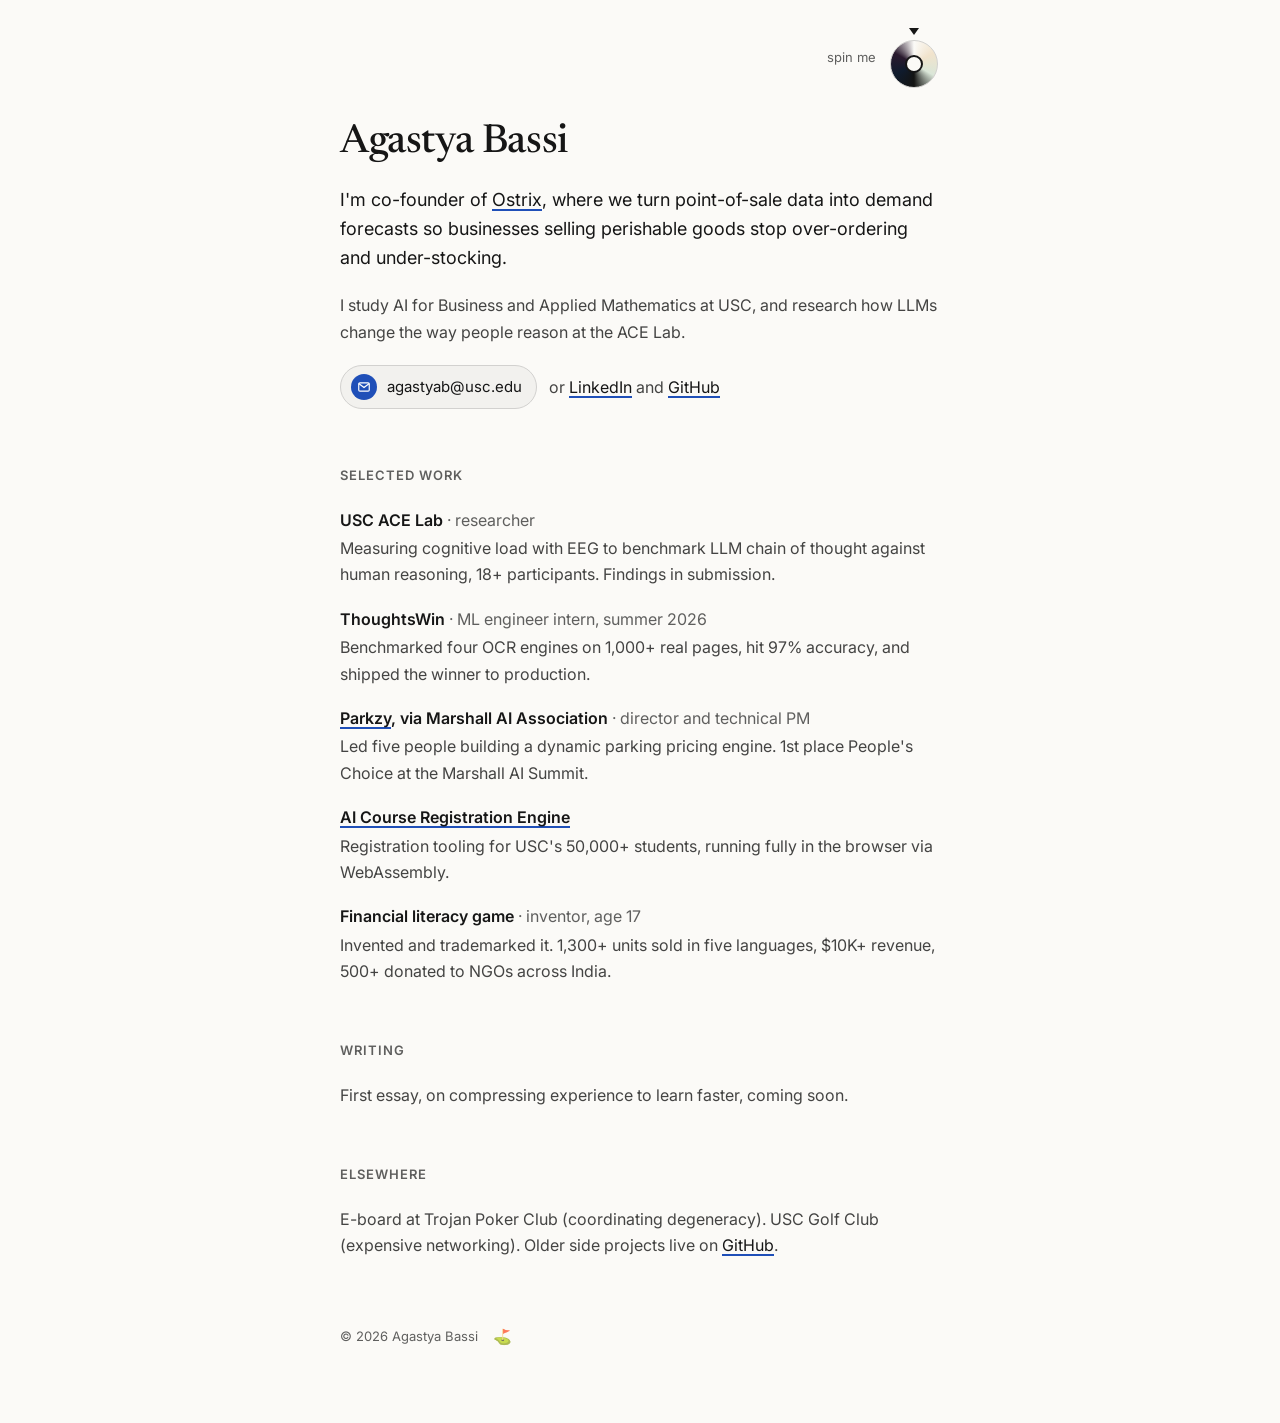
<file: index.html>
<!DOCTYPE html>
<html lang="en">
<head>
<meta charset="UTF-8"/>
<meta name="viewport" content="width=device-width, initial-scale=1"/>
<title>Agastya Bassi</title>
<meta name="description" content="Agastya Bassi, co-founder of Ostrix. Studies AI for Business and Applied Mathematics at USC."/>
<meta property="og:title" content="Agastya Bassi"/>
<meta property="og:description" content="Co-founder of Ostrix. AI for Business and Applied Mathematics at USC."/>
<link rel="preconnect" href="https://fonts.googleapis.com"/>
<link rel="preconnect" href="https://fonts.gstatic.com" crossorigin/>
<link href="https://fonts.googleapis.com/css2?family=Inter:wght@400;500;600&family=Newsreader:opsz,wght@6..72,500&display=swap" rel="stylesheet"/>
<link rel="stylesheet" href="/style.css"/>
<script defer src="/main.js"></script>
</head>
<body>

<div class="topbar">
  <span class="hint" id="wheel-hint">spin me</span>
  <div class="wheel-wrap">
    <span class="notch" aria-hidden="true"></span>
    <button type="button" class="wheel" id="wheel" aria-label="Color wheel. Drag or flick to spin, or use arrow keys.">
      <span class="hub" aria-hidden="true"></span>
    </button>
  </div>
</div>

<main>

<header>
  <h1>Agastya Bassi</h1>
  <p class="lede">I'm co-founder of <a href="https://ostrix.co">Ostrix</a>, where we turn point-of-sale data into demand forecasts so businesses selling perishable goods stop over-ordering and under-stocking.</p>
  <p>I study AI for Business and Applied Mathematics at USC, and research how LLMs change the way people reason at the ACE Lab.</p>
  <div class="contact">
    <button type="button" class="email" id="email" aria-label="Copy email address agastyab@usc.edu">
      <span class="email-icon" aria-hidden="true">
        <svg class="i-mail" width="14" height="14" viewBox="0 0 24 24" fill="none" stroke="currentColor" stroke-width="2" stroke-linecap="round" stroke-linejoin="round"><rect x="3" y="5" width="18" height="14" rx="2"/><path d="M3.5 6.5l8.5 6.5 8.5-6.5"/></svg>
        <svg class="i-check" width="14" height="14" viewBox="0 0 24 24" fill="none" stroke="currentColor" stroke-width="2.4" stroke-linecap="round" stroke-linejoin="round"><path d="M5 12.5l4.5 4.5L19 7.5"/></svg>
      </span>
      <span class="email-label" id="email-label">agastyab@usc.edu</span>
    </button>
    <span>or <a href="https://www.linkedin.com/in/agastya-bassi/">LinkedIn</a> and <a href="https://github.com/agastya-bassi">GitHub</a></span>
  </div>
</header>

<section>
  <h2>Selected work</h2>
  <ul class="work">
    <li>
      <span class="title">USC ACE Lab <span class="meta">· researcher</span></span>
      <span class="desc">Measuring cognitive load with EEG to benchmark LLM chain of thought against human reasoning, 18+ participants. Findings in submission.</span>
    </li>
    <li>
      <span class="title">ThoughtsWin <span class="meta">· ML engineer intern, summer 2026</span></span>
      <span class="desc">Benchmarked four OCR engines on 1,000+ real pages, hit 97% accuracy, and shipped the winner to production.</span>
    </li>
    <li>
      <span class="title"><a href="https://useparkzy.com/">Parkzy</a>, via Marshall AI Association <span class="meta">· director and technical PM</span></span>
      <span class="desc">Led five people building a dynamic parking pricing engine. 1st place People's Choice at the Marshall AI Summit.</span>
    </li>
    <li>
      <span class="title"><a href="https://usc-bbh.github.io/bbh-website/">AI Course Registration Engine</a></span>
      <span class="desc">Registration tooling for USC's 50,000+ students, running fully in the browser via WebAssembly.</span>
    </li>
    <li>
      <span class="title">Financial literacy game <span class="meta">· inventor, age 17</span></span>
      <span class="desc">Invented and trademarked it. 1,300+ units sold in five languages, $10K+ revenue, 500+ donated to NGOs across India.</span>
    </li>
  </ul>
</section>

<section>
  <h2>Writing</h2>
  <p class="muted">First essay, on compressing experience to learn faster, coming soon.</p>
</section>

<section>
  <h2>Elsewhere</h2>
  <p class="muted">E-board at Trojan Poker Club (coordinating degeneracy). USC Golf Club (expensive networking). Older side projects live on <a href="https://github.com/agastya-bassi">GitHub</a>.</p>
</section>

<footer>
  <div class="foot-row">
    <span class="copyright">© 2026 Agastya Bassi</span>
    <button type="button" class="golf-btn" id="golf-toggle" aria-expanded="false" aria-controls="golf" aria-label="Play a hole of golf" title="fore?">⛳</button>
  </div>
  <div class="golf" id="golf" hidden>
    <div class="green" id="green">
      <span class="hole" id="hole"></span>
      <span class="pole" id="pole"></span>
      <span class="flag" id="flag"></span>
      <span class="aim" id="aim"></span>
      <span class="ball" id="ball"></span>
    </div>
    <div class="golf-bar">
      <span class="golf-hole" id="golf-hole">Hole 1 · Par 3</span>
      <span id="golf-msg">Drag back and release to putt.</span>
      <button type="button" class="next" id="next-hole" hidden>Next hole</button>
    </div>
  </div>
</footer>

</main>
</body>
</html>
</file>
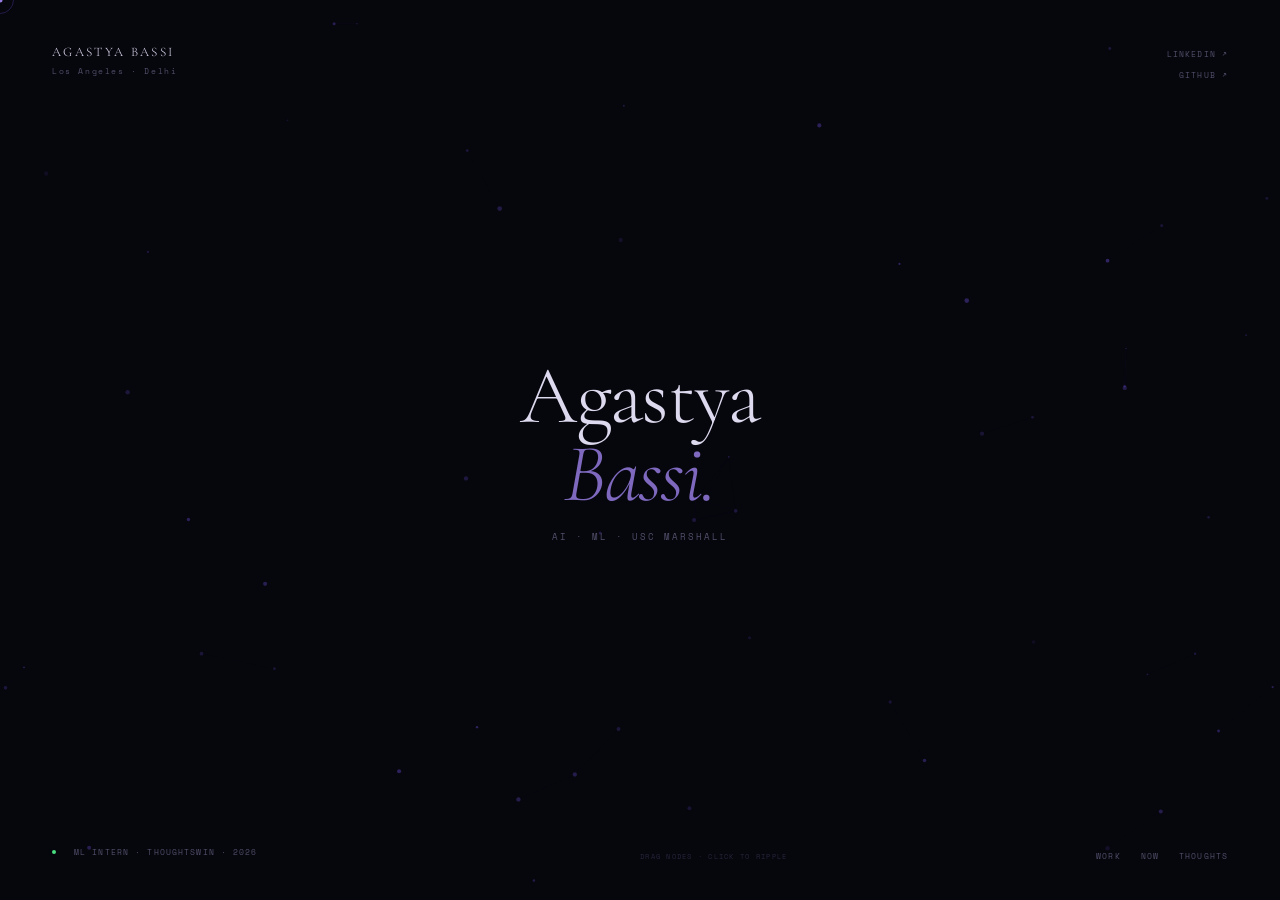
<file: index (1).html>
<!DOCTYPE html>
<html lang="en">
<head>
<meta charset="UTF-8"/>
<meta name="viewport" content="width=device-width, initial-scale=1.0"/>
<title>Agastya Bassi</title>
<link rel="preconnect" href="https://fonts.googleapis.com"/>
<link rel="preconnect" href="https://fonts.gstatic.com" crossorigin/>
<link href="https://fonts.googleapis.com/css2?family=Cormorant+Garamond:ital,wght@0,300;0,400;1,300&family=Space+Mono:wght@400&display=swap" rel="stylesheet"/>
<style>
*,*::before,*::after{box-sizing:border-box;margin:0;padding:0}
:root{
  --p:#7c5cfc;
  --p2:rgba(124,92,252,.18);
  --text:#ddd9ee;
  --muted:#524f6a;
  --dim:#26243a;
  --mono:'Space Mono',monospace;
  --serif:'Cormorant Garamond',serif;
}
html,body{width:100%;height:100%;overflow:hidden;background:#06060d;color:var(--text);font-family:var(--mono);cursor:none}
canvas{position:fixed;inset:0;z-index:0}

/* cursor */
.cur{position:fixed;width:5px;height:5px;background:rgba(167,139,250,.9);border-radius:50%;pointer-events:none;z-index:999;transform:translate(-50%,-50%);transition:width .15s,height .15s,opacity .2s}
.cur-ring{position:fixed;width:28px;height:28px;border:1px solid rgba(124,92,252,.25);border-radius:50%;pointer-events:none;z-index:998;transform:translate(-50%,-50%);transition:width .3s,height .3s,border-color .3s}

/* ui layer */
#ui{position:fixed;inset:0;z-index:10;pointer-events:none}

.name-block{position:absolute;top:44px;left:52px;pointer-events:all}
.name-main{font-family:var(--serif);font-size:13px;font-weight:300;color:var(--text);letter-spacing:.18em;text-transform:uppercase;opacity:0;animation:fi 1.2s .3s forwards}
.name-sub{font-family:var(--mono);font-size:8px;color:var(--muted);letter-spacing:.2em;margin-top:5px;opacity:0;animation:fi 1.2s .6s forwards}

.links-block{position:absolute;top:48px;right:52px;display:flex;flex-direction:column;align-items:flex-end;gap:9px;pointer-events:all;opacity:0;animation:fi 1.2s .8s forwards}
.ext-link{font-family:var(--mono);font-size:8px;color:var(--muted);text-decoration:none;letter-spacing:.14em;text-transform:uppercase;transition:color .2s;position:relative}
.ext-link::after{content:'';position:absolute;bottom:-2px;left:0;right:0;height:1px;background:var(--p);transform:scaleX(0);transform-origin:right;transition:transform .25s}
.ext-link:hover{color:var(--text)}.ext-link:hover::after{transform:scaleX(1);transform-origin:left}

.hero-block{position:absolute;top:50%;left:50%;transform:translate(-50%,-50%);text-align:center;pointer-events:none}
.hero-title{font-family:var(--serif);font-size:clamp(48px,6.5vw,82px);font-weight:300;color:var(--text);line-height:.95;letter-spacing:-.02em;opacity:0;animation:fi 1.4s .5s forwards}
.hero-title em{font-style:italic;color:rgba(167,139,250,.75)}
.hero-role{font-family:var(--mono);font-size:9px;color:var(--muted);letter-spacing:.22em;text-transform:uppercase;margin-top:16px;opacity:0;animation:fi 1.2s 1s forwards}

.status-block{position:absolute;bottom:38px;left:52px;pointer-events:all;opacity:0;animation:fi 1.2s 1.2s forwards}
.status-dot{display:inline-block;width:4px;height:4px;border-radius:50%;background:#4ade80;margin-right:8px;animation:blink 3s ease-in-out infinite;vertical-align:middle}
@keyframes blink{0%,100%{opacity:1}50%{opacity:.25}}
.status-text{font-size:8px;color:var(--muted);letter-spacing:.14em;text-transform:uppercase;vertical-align:middle}

.nav-dots{position:absolute;bottom:34px;right:52px;display:flex;gap:20px;pointer-events:all;opacity:0;animation:fi 1.2s 1.4s forwards}
.nav-btn{font-family:var(--mono);font-size:8px;color:var(--muted);letter-spacing:.14em;text-transform:uppercase;background:none;border:none;cursor:none;padding:4px 0;transition:color .2s;position:relative}
.nav-btn::after{content:'';position:absolute;bottom:0;left:0;right:0;height:1px;background:var(--p);transform:scaleX(0);transform-origin:right;transition:transform .25s}
.nav-btn:hover,.nav-btn.active{color:var(--text)}
.nav-btn:hover::after,.nav-btn.active::after{transform:scaleX(1);transform-origin:left}

.hint{position:absolute;bottom:38px;left:50%;transform:translateX(-50%);font-size:7px;color:var(--dim);letter-spacing:.18em;text-transform:uppercase;opacity:0;animation:fi 1s 2.2s forwards;pointer-events:none;white-space:nowrap}

/* panel */
.panel{position:fixed;bottom:0;left:0;right:0;z-index:20;background:rgba(6,6,13,.93);backdrop-filter:blur(28px);border-top:1px solid rgba(124,92,252,.12);padding:44px 52px 48px;transform:translateY(100%);transition:transform .5s cubic-bezier(.16,1,.3,1);pointer-events:none;max-height:68vh;overflow-y:auto}
.panel.open{transform:translateY(0);pointer-events:all}
.panel-close{position:absolute;top:20px;right:52px;font-family:var(--mono);font-size:8px;color:var(--muted);letter-spacing:.14em;text-transform:uppercase;background:none;border:none;cursor:none;transition:color .2s}
.panel-close:hover{color:var(--text)}
.panel-label{font-family:var(--mono);font-size:8px;color:var(--p);letter-spacing:.22em;text-transform:uppercase;margin-bottom:28px;display:flex;align-items:center;gap:10px}
.panel-label::before{content:'';width:16px;height:1px;background:var(--p)}

/* work grid */
.work-grid{display:grid;grid-template-columns:repeat(auto-fit,minmax(240px,1fr));gap:1px;background:rgba(124,92,252,.08);border:1px solid rgba(124,92,252,.08)}
.work-item{background:rgba(6,6,13,.97);padding:22px 26px;transition:background .3s;position:relative;overflow:hidden}
.work-item::before{content:'';position:absolute;top:0;left:0;right:0;height:1px;background:var(--p);transform:scaleX(0);transition:transform .35s}
.work-item:hover{background:rgba(124,92,252,.04)}.work-item:hover::before{transform:scaleX(1)}
.work-org{font-size:8px;color:var(--p);letter-spacing:.16em;text-transform:uppercase;margin-bottom:7px}
.work-role{font-family:var(--serif);font-size:17px;font-weight:300;color:var(--text);margin-bottom:7px;line-height:1.2}
.work-desc{font-size:8px;color:var(--muted);line-height:1.9;letter-spacing:.03em}
.work-date{font-size:7px;color:var(--dim);letter-spacing:.1em;margin-top:10px;text-transform:uppercase}
.work-tags{display:flex;flex-wrap:wrap;gap:5px;margin-top:10px}
.wtag{font-size:7px;color:rgba(124,92,252,.7);background:rgba(124,92,252,.07);border:1px solid rgba(124,92,252,.15);padding:2px 7px;letter-spacing:.05em}

/* now cols */
.now-cols{display:grid;grid-template-columns:1fr 1fr 1fr;gap:44px}
.now-col-label{font-size:8px;color:var(--muted);letter-spacing:.18em;text-transform:uppercase;margin-bottom:18px;padding-bottom:10px;border-bottom:1px solid rgba(124,92,252,.1)}
.now-item{margin-bottom:16px}
.now-item-title{font-family:var(--serif);font-size:15px;font-weight:300;color:var(--text);margin-bottom:3px;line-height:1.2}
.now-item-sub{font-size:8px;color:var(--muted);letter-spacing:.04em;line-height:1.8}
.now-item-sub a{color:rgba(124,92,252,.8);text-decoration:none}
.now-item-sub a:hover{text-decoration:underline}

/* thoughts */
.thoughts-list{display:flex;flex-direction:column;gap:1px;background:rgba(124,92,252,.07);border:1px solid rgba(124,92,252,.08);max-width:780px}
.thought-row{background:rgba(6,6,13,.97);padding:18px 26px;display:flex;justify-content:space-between;align-items:baseline;gap:28px;transition:background .2s;cursor:none}
.thought-row:hover{background:rgba(124,92,252,.04)}
.thought-t{font-family:var(--serif);font-size:16px;font-weight:300;color:var(--text);line-height:1.3}
.thought-m{font-size:7px;color:var(--dim);letter-spacing:.1em;text-transform:uppercase;white-space:nowrap}

/* scrollbar */
.panel::-webkit-scrollbar{width:3px}.panel::-webkit-scrollbar-track{background:transparent}.panel::-webkit-scrollbar-thumb{background:var(--dim);border-radius:2px}

@keyframes fi{from{opacity:0;transform:translateY(5px)}to{opacity:1;transform:translateY(0)}}

@media(max-width:700px){
  .name-block{top:24px;left:22px}.links-block{top:24px;right:22px}
  .status-block{bottom:24px;left:22px}.nav-dots{bottom:20px;right:22px}
  .panel{padding:36px 22px 44px}.panel-close{right:22px}
  .now-cols{grid-template-columns:1fr;gap:28px}
  .hero-title{font-size:40px}
}
</style>
</head>
<body>

<div class="cur" id="cur"></div>
<div class="cur-ring" id="curRing"></div>
<canvas id="c"></canvas>

<div id="ui">
  <div class="name-block">
    <div class="name-main">Agastya Bassi</div>
    <div class="name-sub">Los Angeles · Delhi</div>
  </div>
  <div class="links-block">
    <a href="https://www.linkedin.com/in/agastya-bassi/" target="_blank" class="ext-link">LinkedIn ↗</a>
    <a href="https://github.com/agastya-bassi" target="_blank" class="ext-link">GitHub ↗</a>
  </div>
  <div class="hero-block">
    <div class="hero-title">Agastya<br><em>Bassi.</em></div>
    <div class="hero-role">AI · ML · USC Marshall</div>
  </div>
  <div class="status-block">
    <span class="status-dot"></span>
    <span class="status-text">ML Intern · ThoughtsWin · 2026</span>
  </div>
  <div class="nav-dots">
    <button class="nav-btn" data-panel="work">Work</button>
    <button class="nav-btn" data-panel="now">Now</button>
    <button class="nav-btn" data-panel="thoughts">Thoughts</button>
  </div>
  <div class="hint">drag nodes · click to ripple</div>
</div>

<!-- WORK -->
<div class="panel" id="panel-work">
  <button class="panel-close" data-close>Close ✕</button>
  <div class="panel-label">Work · 2025 – 2026</div>
  <div class="work-grid">
    <div class="work-item">
      <div class="work-org">ThoughtsWin</div>
      <div class="work-role">Machine Learning Intern</div>
      <div class="work-desc">ML Intern Summer '26 — core model development.</div>
      <div class="work-tags"><span class="wtag">ML</span><span class="wtag">2026</span></div>
      <div class="work-date">Jun 2026 — Present</div>
    </div>
    <div class="work-item">
      <div class="work-org">USC ACE Lab · Viterbi</div>
      <div class="work-role">Student Researcher</div>
      <div class="work-desc">Critical thinking model studying LLM × adult cognition. EEG pipelines, ICA artifact rejection, ERP analysis across theta / alpha / beta bands.</div>
      <div class="work-tags"><span class="wtag">EEG</span><span class="wtag">LLMs</span><span class="wtag">Python</span><span class="wtag">ICA</span></div>
      <div class="work-date">Feb 2026 — Present</div>
    </div>
    <div class="work-item">
      <div class="work-org">Parkzy · Marshall AI Assoc.</div>
      <div class="work-role">Lead ML Developer</div>
      <div class="work-desc">XGBoost / LightGBM engine forecasting real-time parking availability — geospatial feature engineering on occupancy + sensor data.</div>
      <div class="work-tags"><span class="wtag">XGBoost</span><span class="wtag">LightGBM</span><span class="wtag">Geospatial</span></div>
      <div class="work-date">Feb — May 2026</div>
    </div>
    <div class="work-item">
      <div class="work-org">Stealth Startup</div>
      <div class="work-role">Co-Founder</div>
      <div class="work-desc">Building something. Details soon.</div>
      <div class="work-tags"><span class="wtag">Founding</span><span class="wtag">2026</span></div>
      <div class="work-date">Mar 2026</div>
    </div>
    <div class="work-item">
      <div class="work-org">MOVE · Marshall</div>
      <div class="work-role">Initiative Lead & Developer</div>
      <div class="work-desc">Quantitative ESG analytics for large-cap tech. Multi-factor prediction model in Python + R.</div>
      <div class="work-tags"><span class="wtag">ESG</span><span class="wtag">Python</span><span class="wtag">R</span></div>
      <div class="work-date">Sep — Dec 2025</div>
    </div>
    <div class="work-item">
      <div class="work-org">Paisalo Digital</div>
      <div class="work-role">CS Developer Intern</div>
      <div class="work-desc">BERT sentiment model for microfinance policy analysis. ~90% accuracy on rural loan recipient data.</div>
      <div class="work-tags"><span class="wtag">BERT</span><span class="wtag">NLP</span></div>
      <div class="work-date">Jun — Aug 2024</div>
    </div>
  </div>
</div>

<!-- NOW -->
<div class="panel" id="panel-now">
  <button class="panel-close" data-close>Close ✕</button>
  <div class="panel-label">Now</div>
  <div class="now-cols">
    <div>
      <div class="now-col-label">Building</div>
      <div class="now-item">
        <div class="now-item-title">F1 Undercut Predictor</div>
        <div class="now-item-sub">ML model predicting pit stop strategy outcomes — 200+ events, 2023 season.<br><a href="https://github.com/agastya-bassi/f1-undercut-predictor" target="_blank">GitHub ↗</a></div>
      </div>
      <div class="now-item">
        <div class="now-item-title">Pair Trading Backtester</div>
        <div class="now-item-sub">Z-score mean reversion across any stock pair.<br><a href="https://github.com/agastya-bassi/pairs-trading-backtester" target="_blank">GitHub ↗</a></div>
      </div>
      <div class="now-item">
        <div class="now-item-title">Stealth Startup</div>
        <div class="now-item-sub">Co-founding something. More soon.</div>
      </div>
    </div>
    <div>
      <div class="now-col-label">Researching</div>
      <div class="now-item">
        <div class="now-item-title">LLMs × Cognition</div>
        <div class="now-item-sub">How do LLMs change the way adults reason? Running EEG studies at USC ACE Lab.</div>
      </div>
      <div class="now-item">
        <div class="now-item-title">Geospatial ML</div>
        <div class="now-item-sub">Extracting behavioral signal from spatial + occupancy data. Parking availability as a prediction problem.</div>
      </div>
    </div>
    <div>
      <div class="now-col-label">At USC</div>
      <div class="now-item">
        <div class="now-item-title">B.S. AI for Business</div>
        <div class="now-item-sub">Marshall × Viterbi. Dean's List, all semesters. 2025–2029.</div>
      </div>
      <div class="now-item">
        <div class="now-item-title">Marshall AI Association</div>
        <div class="now-item-sub">Director, Fall '26.</div>
      </div>
      <div class="now-item">
        <div class="now-item-title">Certifications</div>
        <div class="now-item-sub">Anthropic MCP · HubSpot Digital Marketing · DeepLearning.AI Supervised ML</div>
      </div>
    </div>
  </div>
</div>

<!-- THOUGHTS -->
<div class="panel" id="panel-thoughts">
  <button class="panel-close" data-close>Close ✕</button>
  <div class="panel-label">Thoughts</div>
  <div class="thoughts-list">
    <div class="thought-row"><div class="thought-t">What EEG data taught me about trusting AI outputs</div><div class="thought-m">Jun 2026 · Cognition</div></div>
    <div class="thought-row"><div class="thought-t">Why geospatial ML is underrated in product thinking</div><div class="thought-m">May 2026 · ML</div></div>
    <div class="thought-row"><div class="thought-t">The gap between a model that works and a model that ships</div><div class="thought-m">Apr 2026 · Engineering</div></div>
    <div class="thought-row"><div class="thought-t">On founding things before you're ready</div><div class="thought-m">Mar 2026 · Startups</div></div>
    <div class="thought-row"><div class="thought-t">ESG data is messier than anyone admits</div><div class="thought-m">Dec 2025 · Research</div></div>
  </div>
</div>

<script>
// ── CURSOR ──────────────────────────────────────
const cur=document.getElementById('cur'),ring=document.getElementById('curRing');
let mx=0,my=0,rx=0,ry=0;
document.addEventListener('mousemove',e=>{mx=e.clientX;my=e.clientY});
(function ac(){
  cur.style.left=mx+'px';cur.style.top=my+'px';
  rx+=(mx-rx)*.1;ry+=(my-ry)*.1;
  ring.style.left=rx+'px';ring.style.top=ry+'px';
  requestAnimationFrame(ac);
})();
document.querySelectorAll('a,button').forEach(el=>{
  el.addEventListener('mouseenter',()=>{cur.style.width='12px';cur.style.height='12px';ring.style.borderColor='rgba(124,92,252,.45)'});
  el.addEventListener('mouseleave',()=>{cur.style.width='5px';cur.style.height='5px';ring.style.borderColor='rgba(124,92,252,.25)'});
});

// ── NEURAL FIELD ────────────────────────────────
const canvas=document.getElementById('c');
const ctx=canvas.getContext('2d');
let W,H;
function resize(){W=canvas.width=window.innerWidth;H=canvas.height=window.innerHeight}
window.addEventListener('resize',()=>{resize();init()});
resize();

const N=55;          // node count — fewer = calmer
const MAX_D=140;     // connection distance
const SPEED=0.18;    // drift speed — very slow

// mouse state
let mouse={x:-9999,y:-9999,down:false};
document.addEventListener('mousemove',e=>{mouse.x=e.clientX;mouse.y=e.clientY});

// ripple on click
let ripples=[];
document.addEventListener('click',e=>{
  // skip if panel is open / clicking ui
  if(e.target.closest('.panel')||e.target.closest('#ui')) return;
  ripples.push({x:e.clientX,y:e.clientY,r:0,max:180,alpha:0.5});
});

// nodes
let nodes=[];
class Node{
  constructor(spread){
    this.x=Math.random()*W;
    this.y=spread?Math.random()*H:Math.random()*H;
    this.vx=(Math.random()-.5)*SPEED;
    this.vy=(Math.random()-.5)*SPEED;
    this.r=Math.random()*1.6+0.8;
    this.alpha=Math.random()*.28+.08;
    // drag state
    this.dragged=false;
    this.tx=this.x;this.ty=this.y;
  }
  update(){
    if(this.dragged) return;

    // mouse repel — gentle push away
    const dm=Math.hypot(mouse.x-this.x,mouse.y-this.y);
    if(dm<90){
      const force=(1-dm/90)*0.4;
      this.x-=(mouse.x-this.x)/dm*force;
      this.y-=(mouse.y-this.y)/dm*force;
    }

    // ripple push
    ripples.forEach(rp=>{
      const dr=Math.hypot(rp.x-this.x,rp.y-this.y);
      const waveDist=Math.abs(dr-rp.r);
      if(waveDist<18){
        const force=(1-waveDist/18)*1.2;
        const angle=Math.atan2(this.y-rp.y,this.x-rp.x);
        this.vx+=Math.cos(angle)*force*.04;
        this.vy+=Math.sin(angle)*force*.04;
      }
    });

    // dampen + drift
    this.vx*=0.992;
    this.vy*=0.992;
    // re-add tiny drift to avoid total stop
    if(Math.abs(this.vx)<0.02) this.vx+=(Math.random()-.5)*0.02;
    if(Math.abs(this.vy)<0.02) this.vy+=(Math.random()-.5)*0.02;
    // cap speed
    const spd=Math.hypot(this.vx,this.vy);
    if(spd>0.6){this.vx=this.vx/spd*0.6;this.vy=this.vy/spd*0.6;}

    this.x+=this.vx;
    this.y+=this.vy;
    if(this.x<-20)this.x=W+20;
    if(this.x>W+20)this.x=-20;
    if(this.y<-20)this.y=H+20;
    if(this.y>H+20)this.y=-20;
  }
}

function init(){nodes=Array.from({length:N},(_,i)=>new Node(true))}
init();

// drag
let dragNode=null;
canvas.addEventListener('mousedown',e=>{
  if(e.target!==canvas)return;
  // find nearest node within 28px
  let best=null,bd=28;
  nodes.forEach(n=>{
    const d=Math.hypot(n.x-e.clientX,n.y-e.clientY);
    if(d<bd){bd=d;best=n;}
  });
  if(best){dragNode=best;dragNode.dragged=true;}
});
canvas.addEventListener('mousemove',e=>{
  if(dragNode){dragNode.x=e.clientX;dragNode.y=e.clientY;}
});
canvas.addEventListener('mouseup',()=>{
  if(dragNode){dragNode.dragged=false;dragNode=null;}
});

let frame=0;
function draw(){
  ctx.clearRect(0,0,W,H);
  frame++;

  // ripples
  ripples=ripples.filter(r=>r.alpha>0.01);
  ripples.forEach(r=>{
    r.r+=3.2;
    r.alpha*=0.955;
    ctx.beginPath();
    ctx.arc(r.x,r.y,r.r,0,Math.PI*2);
    ctx.strokeStyle=`rgba(124,92,252,${r.alpha*0.35})`;
    ctx.lineWidth=1;
    ctx.stroke();
  });

  // edges
  for(let i=0;i<nodes.length;i++){
    const a=nodes[i];
    for(let j=i+1;j<nodes.length;j++){
      const b=nodes[j];
      const d=Math.hypot(b.x-a.x,b.y-a.y);
      if(d<MAX_D){
        const t=1-d/MAX_D;
        // mouse proximity brightens edge
        const dm=Math.min(
          Math.hypot(mouse.x-a.x,mouse.y-a.y),
          Math.hypot(mouse.x-b.x,mouse.y-b.y)
        );
        const boost=dm<120?((1-dm/120)*0.22):0;
        const alpha=t*t*0.1+boost;
        ctx.beginPath();
        ctx.moveTo(a.x,a.y);
        ctx.lineTo(b.x,b.y);
        ctx.strokeStyle=`rgba(124,92,252,${Math.min(alpha,.32)})`;
        ctx.lineWidth=0.4;
        ctx.stroke();
      }
    }
    // mouse edge — very subtle
    const dm=Math.hypot(mouse.x-a.x,mouse.y-a.y);
    if(dm<MAX_D*1.2){
      const alpha=(1-dm/(MAX_D*1.2))*0.12;
      ctx.beginPath();
      ctx.moveTo(a.x,a.y);
      ctx.lineTo(mouse.x,mouse.y);
      ctx.strokeStyle=`rgba(167,139,250,${alpha})`;
      ctx.lineWidth=0.35;
      ctx.stroke();
    }
    a.update();
  }

  // nodes
  nodes.forEach(n=>{
    // very subtle glow on dragged node
    if(n.dragged){
      ctx.beginPath();
      ctx.arc(n.x,n.y,n.r*5,0,Math.PI*2);
      const g=ctx.createRadialGradient(n.x,n.y,0,n.x,n.y,n.r*5);
      g.addColorStop(0,'rgba(167,139,250,.12)');
      g.addColorStop(1,'rgba(167,139,250,0)');
      ctx.fillStyle=g;
      ctx.fill();
    }
    ctx.beginPath();
    ctx.arc(n.x,n.y,n.r,0,Math.PI*2);
    // slightly brighter near mouse
    const dm=Math.hypot(mouse.x-n.x,mouse.y-n.y);
    const boost=dm<100?(1-dm/100)*0.3:0;
    ctx.fillStyle=`rgba(124,92,252,${Math.min(n.alpha+boost,.55)})`;
    ctx.fill();
  });

  requestAnimationFrame(draw);
}
draw();

// ── PANELS ──────────────────────────────────────
const panels=document.querySelectorAll('.panel');
let active=null;
document.querySelectorAll('[data-panel]').forEach(btn=>{
  btn.addEventListener('click',()=>{
    const panel=document.getElementById('panel-'+btn.dataset.panel);
    document.querySelectorAll('.nav-btn').forEach(b=>b.classList.remove('active'));
    if(active===panel){panel.classList.remove('open');active=null;}
    else{
      panels.forEach(p=>p.classList.remove('open'));
      panel.classList.add('open');active=panel;
      btn.classList.add('active');
    }
  });
});
document.querySelectorAll('[data-close]').forEach(btn=>{
  btn.addEventListener('click',()=>{
    panels.forEach(p=>p.classList.remove('open'));
    document.querySelectorAll('.nav-btn').forEach(b=>b.classList.remove('active'));
    active=null;
  });
});
document.addEventListener('keydown',e=>{
  if(e.key==='Escape'){panels.forEach(p=>p.classList.remove('open'));active=null;document.querySelectorAll('.nav-btn').forEach(b=>b.classList.remove('active'));}
});
</script>
</body>
</html>
</file>
<file: style.css>
:root{
  --bg:#FBFAF7;--ink:#161616;--accent:#1F4FB8;--on-accent:#FFFFFF;
  --muted:#474747;--faint:#5A5A5A;--line:#DDD9D0;--chip:#FFFFFF;--dot:#CFCBC2;
  --wheel:conic-gradient(from 0deg,#FBFAF7 0deg,#F1E3CC 60deg,#DAE6D8 120deg,#141413 180deg,#0F1B2D 240deg,#2A1A2E 300deg,#FBFAF7 360deg);
}
@media (prefers-color-scheme:dark){
  :root{--bg:#141413;--ink:#F2F0EB;--accent:#8FB0FF;--on-accent:#111111;--muted:#C4C1BA;--faint:#A9A59D;--line:#34332F;--chip:#1C1C1A;--dot:#4A4945}
}
*{box-sizing:border-box}
html{background:var(--bg)}
body{margin:0;background:var(--bg);color:var(--ink);font-family:Inter,system-ui,sans-serif;font-size:16px;line-height:1.65;-webkit-font-smoothing:antialiased;padding:28px 20px 64px}
a{color:var(--ink);text-decoration:underline;text-decoration-color:var(--accent);text-decoration-thickness:1.5px;text-underline-offset:3px}
a:hover{opacity:.75}
button{font:inherit}
:focus-visible{outline:2px solid var(--accent);outline-offset:3px}

.topbar{max-width:600px;margin:0 auto;display:flex;justify-content:flex-end;align-items:center;gap:12px}
.hint{font-size:13px;color:var(--faint);transition:opacity .4s}
.hint.gone{opacity:0}
.wheel-wrap{position:relative;width:52px;height:60px;display:flex;align-items:flex-end;justify-content:center}
.notch{position:absolute;top:0;left:50%;margin-left:-5px;border-left:5px solid transparent;border-right:5px solid transparent;border-top:7px solid var(--ink)}
.wheel{width:48px;height:48px;border-radius:50%;padding:0;border:1px solid var(--line);background:var(--wheel);cursor:grab;touch-action:none;display:flex;align-items:center;justify-content:center}
.wheel:active{cursor:grabbing}
.hub{width:18px;height:18px;border-radius:50%;background:var(--bg);border:2px solid var(--ink)}

main{max-width:600px;margin:32px auto 0;display:flex;flex-direction:column;gap:56px}
header{display:flex;flex-direction:column;gap:20px}
header p{margin:0;color:var(--muted)}
header .lede{font-size:18px;line-height:1.6;color:var(--ink)}
h1{margin:0;font-family:Newsreader,Georgia,serif;font-weight:500;font-size:40px;line-height:1.15;letter-spacing:-.01em}
h2{margin:0 0 20px;font-size:13px;font-weight:600;letter-spacing:.08em;text-transform:uppercase;color:var(--faint)}


.contact{display:flex;align-items:center;gap:12px;flex-wrap:wrap;color:var(--muted)}
.email{display:inline-flex;align-items:center;gap:10px;min-height:44px;padding:8px 14px 8px 10px;border-radius:999px;border:1px solid var(--line);background:var(--chip);color:var(--ink);font-size:15px;cursor:pointer}
.email-icon{display:inline-flex;width:26px;height:26px;border-radius:50%;align-items:center;justify-content:center;background:var(--accent);color:var(--on-accent);transition:transform .25s cubic-bezier(.3,1.6,.5,1)}
.email:hover .email-icon{transform:translateY(-2px) rotate(-12deg)}
.email .i-check{display:none}
.email.copied .i-check{display:block}
.email.copied .i-mail{display:none}
.email.copied .email-icon{transform:scale(1.1)}

section p{margin:0}
.muted{color:var(--muted)}
.work{margin:0;padding:0;list-style:none;display:flex;flex-direction:column;gap:18px}
.work li{display:flex;flex-direction:column;gap:2px}
.title{font-weight:600}
.meta{font-weight:400;color:var(--faint)}
.desc{color:var(--muted)}

footer{display:flex;flex-direction:column;gap:16px}
.foot-row{display:flex;align-items:center;gap:10px}
.copyright{font-size:13px;color:var(--faint)}
.foot-row{gap:2px}
.golf-btn{width:44px;height:44px;padding:0;border:0;background:none;font-size:15px;line-height:1;cursor:pointer;opacity:.75;transition:opacity .2s,transform .2s}
.golf-btn:hover{opacity:1;transform:rotate(-10deg)}
.obs{position:absolute}
.wall{background:#E9E2CF;border-radius:3px;box-shadow:0 1px 2px rgba(0,0,0,.35)}
.sand{background:#E7D3A1;border-radius:40%;box-shadow:inset 0 0 0 2px #D4BE85}
.water{background:#3C7FB0;border-radius:45%;box-shadow:inset 0 0 0 3px #2F6893}
.golf-hole{font-weight:600;color:var(--ink)}
.golf{display:flex;flex-direction:column;gap:10px}
.golf[hidden]{display:none}
.green{position:relative;width:360px;max-width:100%;height:150px;border-radius:14px;overflow:hidden;background:repeating-linear-gradient(90deg,#3F8350 0 30px,#47905A 30px 60px);box-shadow:inset 0 0 0 6px #2E6B3C;cursor:crosshair;touch-action:none;user-select:none;-webkit-user-select:none}
.green span{position:absolute}
.hole{width:13px;height:13px;margin:-6.5px 0 0 -6.5px;z-index:1;border-radius:50%;background:#10170F;box-shadow:inset 0 2px 3px rgba(0,0,0,.6)}
.pole{width:2px;height:34px;margin-top:-34px;background:#F2F0EB}
.flag{margin:-34px 0 0 2px;border-top:6px solid transparent;border-bottom:6px solid transparent;border-left:12px solid #E0473A}
.aim{height:0;border-top:2px dashed rgba(255,255,255,.85);transform-origin:0 0;display:none}
.ball{width:10px;height:10px;margin:-5px 0 0 -5px;border-radius:50%;background:#FFF;box-shadow:0 1px 2px rgba(0,0,0,.4);transition:width .15s,height .15s,margin .15s}
.ball.sunk{width:7px;height:7px;margin:-3.5px 0 0 -3.5px}
.golf-bar{display:flex;align-items:center;gap:16px;font-size:13px;color:var(--faint)}
.next{min-height:44px;padding:0 14px;border-radius:999px;border:1px solid var(--line);background:var(--chip);color:var(--ink);font-size:13px;cursor:pointer}
.next[hidden]{display:none}

@media (max-width:480px){main{margin-top:16px}h1{font-size:34px}}
</file>
